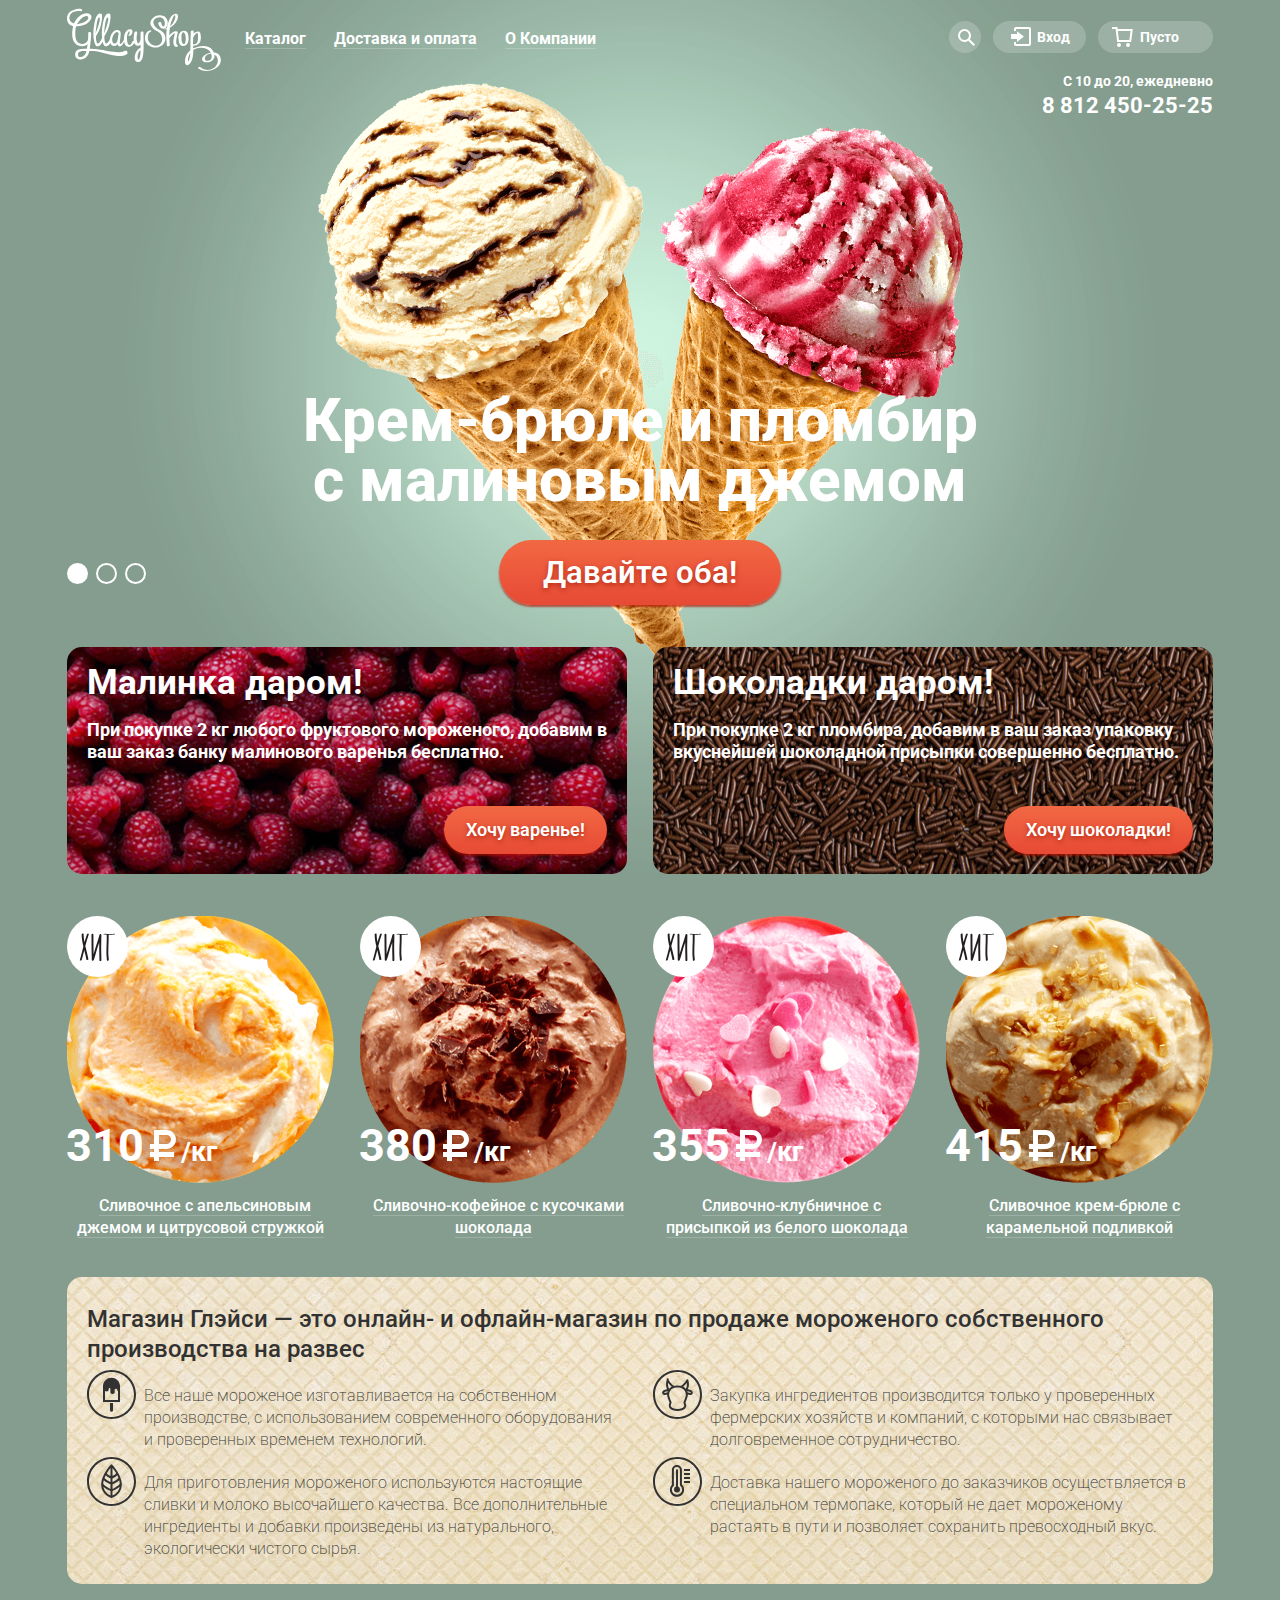
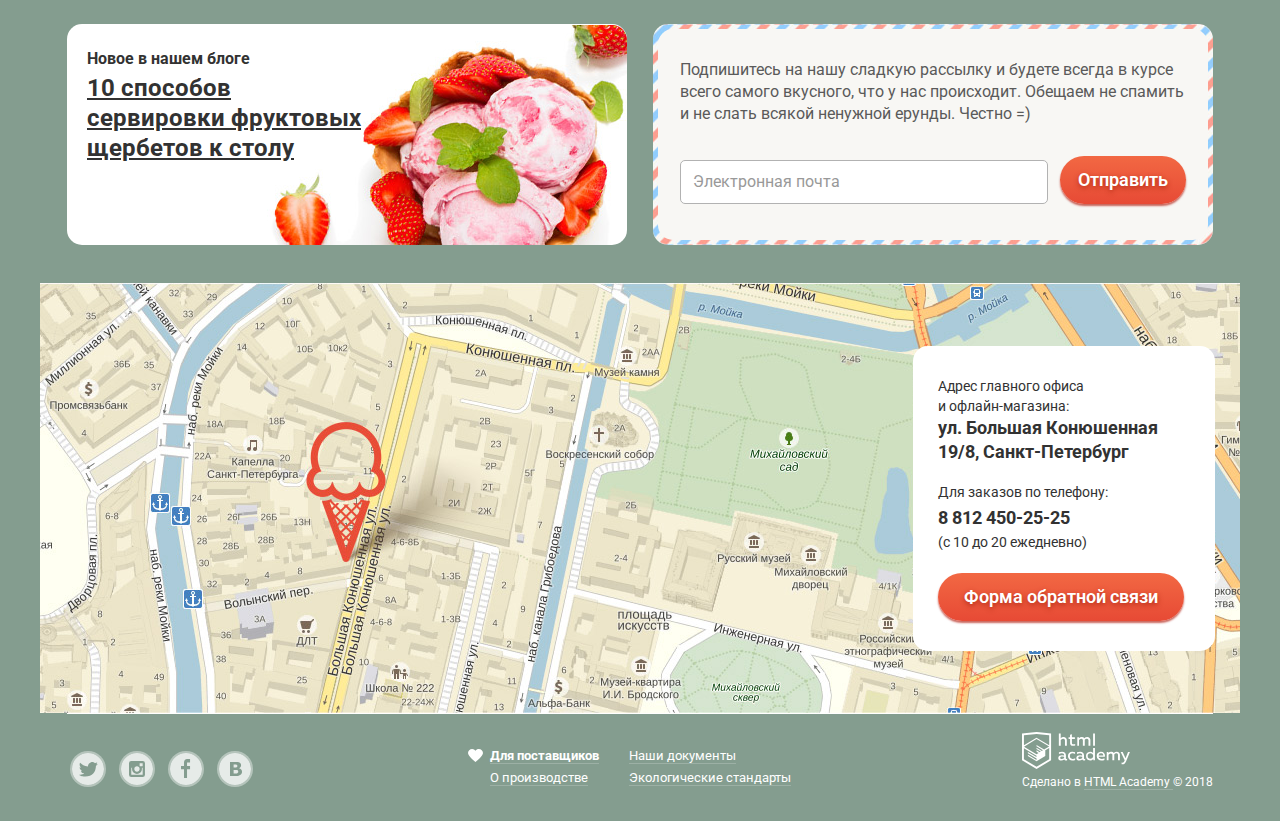
<file: index.html>
<!DOCTYPE html>
<html lang="ru">

<head>
  <meta charset="utf-8">
  <title>Магазин мороженого «Глейси»</title>
  <link href="https://fonts.googleapis.com/css?family=Roboto:400,500,700&amp;subset=cyrillic" rel="stylesheet">
  <link rel="stylesheet" href="css/normalize.min.css">
  <link rel="stylesheet" href="css/style.min.css">
</head>

<body>
  <input class="visually-hidden" type="radio" id="product-1" name="toggle" checked>
  <input class="visually-hidden" type="radio" id="product-2" name="toggle">
  <input class="visually-hidden" type="radio" id="product-3" name="toggle">
  <div class="site-wrapper">
  <header class="header">
    <div class="container">
      <div class="header__top">
        <div class="logo">
          <a class="logo__link">
            <img src="img/logo.svg" width="154" height="64" alt="Логотип магазина мороженого «Глейси»">
          </a>
        </div>
        <nav class="header__nav">
          <ul class="header__list">
            <li class="header__item">
              <a href="catalog.html" class="header__link">
                <span class="link--underline">Каталог</span>
              </a>
              <ul class="menu__list ">
                <li class="menu__item menu__item--underline">
                  <a href="#" class="menu__link menu__new">Новинки</a>
                </li>
                <li class="menu__item">
                  <a href="catalog.html" class="menu__link">Сливочное</a>
                </li>
                <li class="menu__item">
                  <a href="#" class="menu__link">Щербеты</a>
                </li>
                <li class="menu__item">
                  <a href="#" class="menu__link">Фруктовый лед</a>
                </li>
                <li class="menu__item">
                  <a href="#" class="menu__link">Мелорин</a>
                </li>
              </ul>
            </li>
            <li class="header-item">
              <a href="payment.html" class="header__link">
                <span class="link--underline">Доставка и оплата</span>
              </a>
            </li>
            <li class="header-item">
              <a href="info.html" class="header__link">
                <span class="link--underline">О Компании</span>
              </a>
            </li>
          </ul>
        </nav>
        <ul class="header__user-list">
          <li class="header__user-item header__search">
            <a href="#" class="header__user-link">
              <svg class="icon-loup" xmlns="http://www.w3.org/2000/svg" xmlns:xlink="http://www.w3.org/1999/xlink" width="17" height="17" viewBox="0 0 17 17">
                <path class="loup--black" fill="#fff" d="M16.958 15.527L11.75 10.32A6.455 6.455 0 0 0 13 6.5 6.5 6.5 0 1 0 6.5 13a6.465 6.465 0 0 0 3.839-1.263l5.205 5.204 1.414-1.414zM6.5 11C4.019 11 2 8.981 2 6.5S4.019 2 6.5 2 11 4.019 11 6.5 8.981 11 6.5 11z"/>
              </svg>
              <span class="visually-hidden">Поиск</span>
            </a>
            <div class="search__box">
              <form class="search__form" action="https://echo.htmlacademy.ru" method="get">
                <label for="search-field" class="visually-hidden">Поле поиска</label>
                <input class="search__input" type="search" name="search" id="search-field" placeholder="Что ищем?">
                <button class="visually-hidden" type="submit">Найти</button>
              </form>
            </div>
          </li>
          <li class="header__user-item">
            <a href="login.html" class="header__user-link">
              <svg class="icon-entrance" xmlns="http://www.w3.org/2000/svg" xmlns:xlink="http://www.w3.org/1999/xlink" width="21" height="19" viewBox="0 0 21 19">
                <g class="entrance--black" fill="#fff">
                  <path d="M6 14.875L12.917 9.5 6 4.125v2.917H-.042v4.917H6z"/>
                  <path d="M18 0H5C3.9 0 3 .9 3 2v2h2V2h13v15H5v-2H3v2c0 1.1.9 2 2 2h13c1.1 0 2-.9 2-2V2c0-1.1-.9-2-2-2z"/>
                </g>
              </svg>Вход
            </a>
            <div class="signin">
              <form class="signin__form" action="https://echo.htmlacademy.ru" method="post">
                <p class="signin__block">
                  <label for="email-field" class="visually-hidden">Электронная почта (обязательно)</label>
                  <input class="signin__input" type="email" name="email" id="email-field" placeholder="Электронная почта" required>
                </p>
                <p class="signin__block">
                  <label for="password-field" class="visually-hidden">Пароль (обязательно)</label>
                  <input class="signin__input" type="password" name="password" id="password-field" placeholder="Пароль" autocomplete="off" required>
                </p>
                <div class="signin__bottom">
                  <button class="signin__btn btn" type="submit">Войти</button>
                  <ul class="signin__list">
                    <li class="signin__item">
                      <a href="" class="signin__link">Забыли пароль?</a>
                    </li>
                    <li class="signin__item">
                      <a href="" class="signin__link">Новая регистрация</a>
                    </li>
                  </ul>
                </div>
              </form>
            </div>
          </li>
          <li class="header__user-item">
            <a href="#" class="header__user-link cart--empty">
              <svg class="icon-cart" xmlns="http://www.w3.org/2000/svg" width="21" height="20" viewBox="0 0 21 20">
                <g class="cart--black" fill="#FFF">
                  <path d="M5.657 2.031L5.422 0H0v2h3.64l1.5 13h13.988l1.699-12.969H5.657zM17.372 13H6.922L5.888 4.031h12.66L17.372 13z"/>
                  <circle cx="6.984" cy="18" r="2"/>
                  <circle cx="15.984" cy="18" r="2"/>
                </g>
              </svg>Пусто
            </a>
          </li>
        </ul>
      </div>
      <div class="header__bottom">
        <div class="header__phone">
          <p class="header__text">С 10 до 20, ежедневно</p>
          <p class="text--big">8 812 450-25-25</p>
        </div>
      </div>
    </div>
  </header>

  <main class="content">
    <div class="container container__index">
      <h1 class="visually-hidden">Магазин мороженого «Глейси»</h1>

      <section class="slider">
        <div class="slider__controls">
          <label for="product-1">Первый</label>
          <label for="product-2">Второй</label>
          <label for="product-3">Третий</label>
        </div>
        <ul class="slider-list">
          <li class="slider-item slide" id="slide1">
            <h2 class="slider-title">Крем-брюле и пломбир с малиновым джемом</h2>
            <a class="btn slider-btn" href="#">Давайте оба!</a>
          </li>
          <li class="slider-item slide" id="slide2">
            <h2 class="slider-title">Шоколадный пломбир и лимонный сорбет</h2>
            <a class="btn slider-btn" href="#">Давайте оба!</a>
          </li>
          <li class="slider-item slide" id="slide3">
            <h2 class="slider-title">Пломбир с помадкой и клубничный щербет</h2>
            <a class="btn slider-btn" href="#">Давайте оба!</a>
          </li>
        </ul>
      </section>
      <section class="offers">
        <h2 class="visually-hidden">Бонусы</h2>
        <ul class="offers__list">
          <li class="offers__item">
            <h3 class="offers__title">Малинка даром!</h3>
            <p class="offers__text">При покупке 2 кг любого фруктового мороженого, добавим в ваш заказ банку малинового варенья бесплатно.</p>
            <a href="#" class="offers__btn btn">Хочу варенье!</a>
          </li>
          <li class="offers__item">
            <h3 class="offers__title">Шоколадки даром!</h3>
            <p class="offers__text">При покупке 2 кг пломбира, добавим в ваш заказ упаковку вкуснейшей шоколадной присыпки совершенно бесплатно.</p>
            <a href="#" class="offers__btn btn">Хочу шоколадки!</a>
          </li>
        </ul>
      </section>

      <section class="catalog catalog__popular">
        <h2 class="visually-hidden">Популярные товары</h2>
        <ul class="catalog__list">
          <li class="catalog__item catalog__hit">
            <div class="catalog__image">
              <img src="img/1.png" width="267" height="267" alt="Фото мороженого">
            </div>
            <span class="catalog__price"><span class="price--big">310</span>/кг</span>
            <span class="catalog__description">Сливочное с апельсиновым джемом и цитрусовой стружкой</span>
            <div class="catalog__overlay">
              <a href="#" class="catalog__btn btn signin__btn">Быстрый просмотр</a>
            </div>
          </li>
          <li class="catalog__item catalog__hit">
            <div class="catalog__image">
              <img src="img/2.png" width="267" height="267" alt="Фото мороженого">
            </div>
            <span class="catalog__price"><span class="price--big">380</span>/кг</span>
            <span class="catalog__description">Сливочно-кофейное с кусочками шоколада</span>
            <div class="catalog__overlay">
              <a href="#" class="catalog__btn btn signin__btn">Быстрый просмотр</a>
            </div>
          </li>
          <li class="catalog__item catalog__hit">
            <div class="catalog__image">
              <img src="img/3.png" width="267" height="267" alt="Фото мороженого">
            </div>
            <span class="catalog__price"><span class="price--big">355</span>/кг</span>
            <span class="catalog__description">Сливочно-клубничное с присыпкой из белого шоколада</span>
            <div class="catalog__overlay">
              <a href="#" class="catalog__btn btn signin__btn">Быстрый просмотр</a>
            </div>
          </li>
          <li class="catalog__item catalog__hit">
            <div class="catalog__image">
              <img src="img/4.png" width="267" height="267" alt="Фото мороженого">
            </div>
            <span class="catalog__price"><span class="price--big">415</span>/кг</span>
            <span class="catalog__description">Сливочное крем-брюле с карамельной подливкой</span>
            <div class="catalog__overlay">
              <a href="#" class="catalog__btn btn signin__btn">Быстрый просмотр</a>
            </div>
          </li>
        </ul>
      </section>

      <section class="features">
        <h2 class="visually-hidden">Наши преимущества</h2>
        <b class="features__description">Магазин Глэйси — это онлайн- и офлайн-магазин по продаже мороженого собственного производства на развес</b>
        <ul class="features__list">
          <li class="features__item">
            <p class="features__text best1">Все наше мороженое изготавливается на собственном производстве, с использованием современного оборудования и проверенных временем технологий.</p>
          </li>
          <li class="features__item">
            <p class="features__text best2">Закупка ингредиентов производится только у проверенных фермерских хозяйств и компаний, с которыми нас связывает долговременное сотрудничество.</p>
          </li>
          <li class="features__item">
            <p class="features__text best3">Для приготовления мороженого используются настоящие сливки и молоко высочайшего качества. Все дополнительные ингредиенты и добавки произведены из натурального, экологически чистого сырья.</p>
          </li>
          <li class="features__item">
            <p class="features__text best4">Доставка нашего мороженого до заказчиков осуществляется в специальном термопаке, который не дает мороженому растаять в пути и позволяет сохранить превосходный вкус.</p>
          </li>
        </ul>
      </section>

      <section class="newsletter">
        <h2 class="visually-hidden">Новости блога и ваши предложения</h2>
        <ul class="newsletter__list">
          <li class="newsletter__item offers__item">
            <h3 class="newsletter__title">Новое в нашем блоге</h3>
            <a href="#" class="newsletter__link">10 способов сервировки фруктовых щербетов к столу</a>
          </li>
          <li class="newsletter__item offers__item">
            <div class="newsletter__bg">
              <p class="newsletter__text">Подпишитесь на нашу сладкую рассылку и будете всегда в курсе всего самого вкусного, что у нас происходит. Обещаем не спамить и не слать всякой ненужной ерунды. Честно =)</p>
              <form class="newsletter__form" action="https://echo.htmlacademy.ru" method="post">
                <h3 class="visually-hidden">Электронная почта</h3>
                <input class="newsletter__input" type="email" name="e-mail" id="e-mail-field" placeholder="Электронная почта" required>
                <button class="newsletter__btn btn" type="submit">Отправить</button>
              </form>
            </div>
          </li>
        </ul>
      </section>
    </div>

    <section class="map">
      <h2 class="visually-hidden">Расположение на карте и адрес</h2>
      <div class="map__inner" id="map__canvas"></div>
      <div class="map__wrapper">
        <div class="map__adress-block">
          <p class="map__text">Адрес главного офиса и офлайн-магазина:</p>
          <span class="map__text--bold map__adress">ул. Большая Конюшенная 19/8, Санкт-Петербург</span>
          <p class="map__text map__call">Для заказов по телефону:</p>
          <p class="map__text--bold map__phone">8 812 450-25-25 </p>
          <p class="map__text map__time">(с 10 до 20 ежедневно)</p>
          <a href="#" class="offers__btn btn map__btn">Форма обратной связи</a>
        </div>
      </div>
    </section>

    <section class="feedback">
      <h2 class="feedback__title">Мы обязательно вам ответим!</h2>
      <form class="feedback__form" action="https://echo.htmlacademy.ru" method="post">
        <label class="visually-hidden" for="user-name">Как вас зовут?</label>
        <input class="feedback__field input__name" type="text" name="user" id="user-name" placeholder="Как вас зовут?">
        <label class="visually-hidden" for="email">Ваша почта для ответа?</label>
        <input class="feedback__field input__email" type="email" name="email" id="email" placeholder="Ваша почта для ответа?">
        <label class="visually-hidden" for="letter-field">Напишите что-нибудь</label>
        <textarea class="feedback__text" name="text" id="letter-field" placeholder="Напишите что-нибудь..."></textarea>
        <button class="feedback__btn offers__btn btn" type="submit" name="subscribe">Отправить</button>
      </form>
      <button class="feedback--close" type="button"></button>
    </section>
    <div class="feedback__overlay"></div>
  </main>

  <footer class="footer">
    <div class="container">
      <ul class="footer__social-list">
        <li class="footer__social-item footer__tw">
          <a href="#" class="social-btn">
            <span class="visually-hidden">Твиттер</span>
          </a>
        </li>
        <li class="footer__social-item footer__inst">
          <a href="#" class="social-btn">
            <span class="visually-hidden">Инстаграм</span>
          </a>
        </li>
        <li class="footer__social-item footer__fb">
          <a href="#" class="social-btn">
            <span class="visually-hidden">Фейсбук</span>
          </a>
        </li>
        <li class="footer__social-item footer__vk">
          <a href="#" class="social-btn">
            <span class="visually-hidden">Вконтакте</span>
          </a>
        </li>
      </ul>
      <div class="menu-list__wrapper">
        <ul class="footer__menu-list footer__heart menu-list--left">
          <li class="footer__menu-item">
            <a href="#" class="footer__link">
              <span class="footer__text--bold">Для поставщиков</span>
            </a>
          </li>
          <li class="footer__menu-item">
            <a href="#" class="footer__link">О производстве</a>
          </li>
        </ul>
        <ul class="footer__menu-list menu-list--right">
          <li class="footer__menu-item">
            <a href="#" class="footer__link">Наши документы</a>
          </li>
          <li class="footer__menu-item">
            <a href="#" class="footer__link">Экологические стандарты</a>
          </li>
        </ul>
      </div>
      <div class="footer__copyright">
        <a class="logo__link" href="https://htmlacademy.ru/intensive/htmlcss">
          <img src="img/logo-htmlacademy.svg" width="108" height="39" alt="Логотип htmlacademy" class="footer__logo">
        </a>
        <p class="footer__text">Сделано в <a href="https://htmlacademy.ru/intensive/htmlcss" class="footer__link">HTML Academy </a>© 2018</p>
      </div>
    </div>
  </footer>
  </div>

  <script src="https://api-maps.yandex.ru/2.1/?lang=ru_RU" type="text/javascript"></script>
  <script src="js/scripts.min.js"></script>
</body>

</html>
</file>
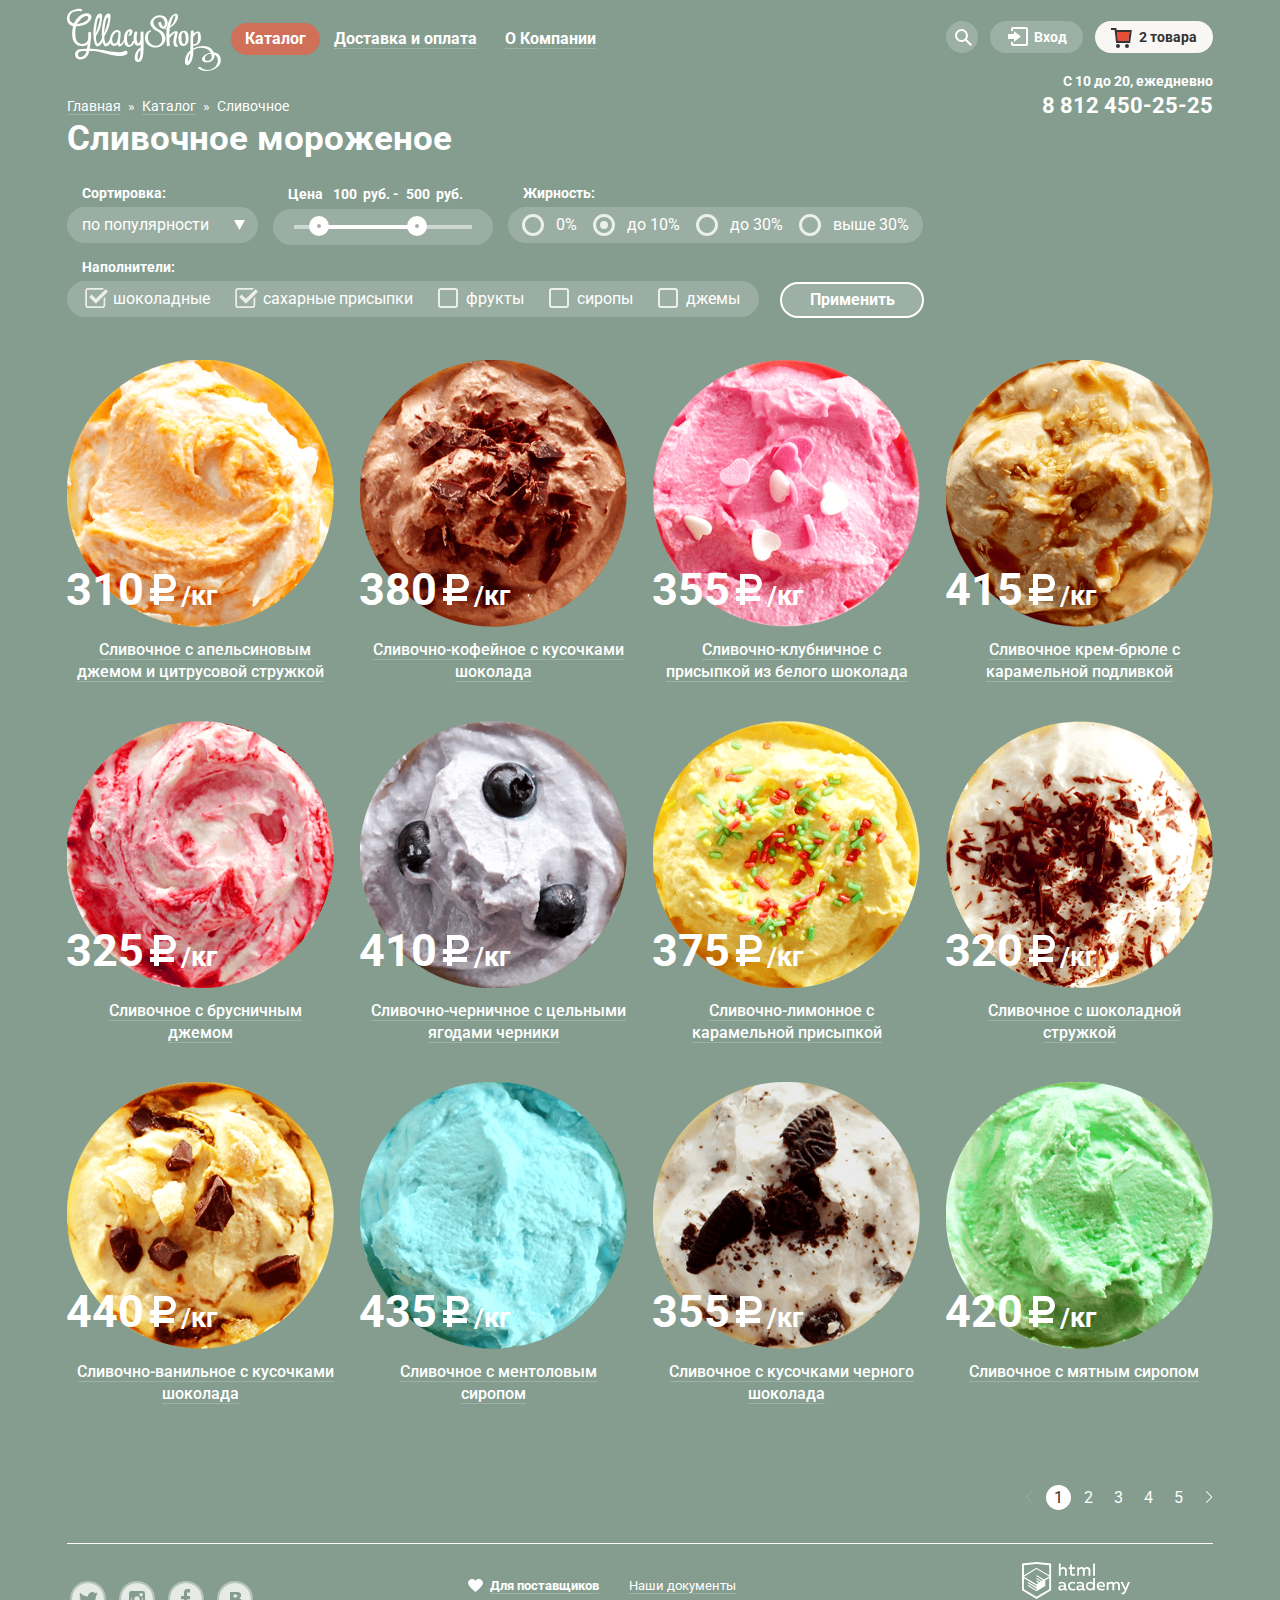
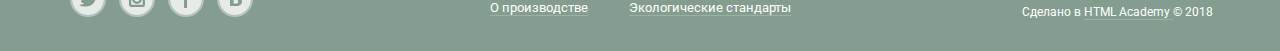
<file: catalog.html>
<!DOCTYPE html>
<html lang="ru">
  <head>
    <meta charset="utf-8">
    <title>Магазин мороженого «Глейси»</title>
    <link href="https://fonts.googleapis.com/css?family=Roboto:400,500,700&amp;subset=cyrillic" rel="stylesheet">
    <link rel="stylesheet" href="css/normalize.min.css">
    <link rel="stylesheet" href="css/style.min.css">
  </head>
  <body>

  <header class="header">
    <div class="container">
      <div class="header__top">
        <div class="logo">
          <a href="index.html" class="logo__link">
            <img src="img/logo.svg" width="154" height="64" alt="Логотип магазина мороженого «Глейси»">
          </a>
        </div>
        <nav class="header__nav">
          <ul class="header__list">
            <li class="header__item">
              <a href="catalog.html" class="header__link header__link--current">Каталог</a>
              <ul class="menu__list ">
                <li class="menu__item menu__item--underline">
                  <a href="#" class="menu__link menu__new">Новинки</a>
                </li>
                <li class="menu__item">
                  <a href="catalog.html" class="menu__link menu__link--curent">Сливочное</a>
                </li>
                <li class="menu__item">
                  <a href="#" class="menu__link">Щербеты</a>
                </li>
                <li class="menu__item">
                  <a href="#" class="menu__link">Фруктовый лед</a>
                </li>
                <li class="menu__item">
                  <a href="#" class="menu__link">Мелорин</a>
                </li>
              </ul>
            </li>
            <li class="header-item">
              <a href="payment.html" class="header__link"><span class="link--underline">Доставка и оплата</span></a>
            </li>
            <li class="header-item">
              <a href="info.html" class="header__link"><span class="link--underline">О Компании</span></a>
            </li>
          </ul>
        </nav>
        <ul class="header__user-list">
          <li class="header__user-item header__search">
            <a href="#" class="header__user-link">
              <svg class="icon-loup" xmlns="http://www.w3.org/2000/svg" xmlns:xlink="http://www.w3.org/1999/xlink" width="17" height="17" viewBox="0 0 17 17">
                <path class="loup--black" fill="#fff" d="M16.958 15.527L11.75 10.32A6.455 6.455 0 0 0 13 6.5 6.5 6.5 0 1 0 6.5 13a6.465 6.465 0 0 0 3.839-1.263l5.205 5.204 1.414-1.414zM6.5 11C4.019 11 2 8.981 2 6.5S4.019 2 6.5 2 11 4.019 11 6.5 8.981 11 6.5 11z"/>
              </svg>
              <span class="visually-hidden">Поиск</span>
            </a>
            <div class="search__box">
              <form class="search__form" action="https://echo.htmlacademy.ru" method="get">
                <label class="visually-hidden" for="search-field">Поле поиска</label>
                <input class="search__input" type="search" name="search" id="search-field" placeholder="Что ищем?">
                <button class="visually-hidden" type="submit">Найти</button>
              </form>
            </div>
          </li>
          <li class="header__user-item header__entrance">
            <a href="login.html" class="header__user-link header__entrance--hover">
              <svg class="icon-entrance" xmlns="http://www.w3.org/2000/svg" xmlns:xlink="http://www.w3.org/1999/xlink" width="21" height="19" viewBox="0 0 21 19">
                <g class="entrance--black" fill="#fff">
                  <path d="M6 14.875L12.917 9.5 6 4.125v2.917H-.042v4.917H6z "/>
                  <path d="M18 0H5C3.9 0 3 .9 3 2v2h2V2h13v15H5v-2H3v2c0 1.1.9 2 2 2h13c1.1 0 2-.9 2-2V2c0-1.1-.9-2-2-2z"/>
                </g>
              </svg>Вход
            </a>
            <div class="signin">
              <form class="signin__form" action="https://echo.htmlacademy.ru" method="post" autocomplete="off">
                <p class="signin__block">
                  <label class="visually-hidden" for="email-field">Электронная почта (обязательно)</label>
                  <input class="signin__input" type="email" name="email" id="email-field" placeholder="Электронная почта" required>
                </p>
                <p class="signin__block">
                  <label class="visually-hidden" for="password-field">Пароль (обязательно)</label>
                  <input class="signin__input" type="password" name="password" id="password-field" placeholder="Пароль" required>
                </p>
                <div class="signin__bottom">
                  <button class="signin__btn btn" type="submit">Войти</button>
                  <ul class="signin__list">
                    <li class="signin__item">
                      <a href="" class="signin__link">Забыли пароль?</a>
                    </li>
                    <li class="signin__item">
                      <a href="" class="signin__link">Новая регистрация</a>
                    </li>
                  </ul>
                </div>
              </form>
            </div>
          </li>
          <li class="header__user-item header__cart--red">
            <a href="#" class="header__user-link cart--full">2 товара</a>
            <div class="cart">
              <table class="cart__content">
                <tr class="row">
                  <td class="cell cell__btn"><button class="del__btn" type="button"><svg xmlns="http://www.w3.org/2000/svg" width="11" height="11" viewBox="0 0 11 11"><path fill="#231F20" d="M10.979.728l-.708-.707L5.5 4.792.729.021.021.728 4.793 5.5.021 10.271l.707.708L5.5 6.207l4.771 4.772.708-.708L6.207 5.5z"/></svg></button></td>
                  <td class="cell cell__img"><img src="img/ice-cream1-small.png" width="33" height="33" alt="Фото товара"></td>
                  <td class="cell cell__item">Пломбир с апельсиновым джемом</td>
                  <td class="cell cell__weight">1,5 кг х</td>
                  <td class=" cell cell--grey">200 руб.</td>
                  <td class="cell cell__total">300 руб.</td>
                </tr>
                <tr class="row">
                  <td class="cell cell__btn"><button class="del__btn" type="button"><svg xmlns="http://www.w3.org/2000/svg" width="11" height="11" viewBox="0 0 11 11"><path fill="#231F20" d="M10.979.728l-.708-.707L5.5 4.792.729.021.021.728 4.793 5.5.021 10.271l.707.708L5.5 6.207l4.771 4.772.708-.708L6.207 5.5z"/></svg></button></td>
                  <td class="cell cell__img"><img src="img/ice-cream2-small.png" width="33" height="33" alt="Фото товара"></td>
                  <td class="cell cell__item">Клубничный пломбир с присыпкой  из белого шоколада</td>
                  <td class="cell cell__weight">1,5 кг х</td>
                  <td class=" cell cell--grey">300 руб.</td>
                  <td class="cell cell__total">450 руб.</td>
                </tr>
                <tr class="row">
                  <td class="cell cell__check" colspan="6">Итого: 750 руб.</td>
                </tr>
              </table>
              <a href="#" class="cart__btn btn">Оформить заказ</a>
            </div>
          </li>
        </ul>
      </div>
      <div class="header__bottom">
        <ul class="breadcrumbs">
          <li class="breadcrumbs__item">
            <a class="breadcrumbs__link" href="index.html">
              <span class="link--underline">Главная</span>
            </a>
          </li>
          <li class="breadcrumbs__item">
            <a class="breadcrumbs__link crumb">»</a></li>
          <li class="breadcrumbs__item">
            <a class="breadcrumbs__link" href="catalog.html">
              <span class="link--underline">Каталог</span>
            </a>
          </li>
          <li class="breadcrumbs__item">
            <a class="breadcrumbs__link crumb">»</a>
          </li>
          <li class="breadcrumbs__item breadcrumbs__item--current" aria-current="page">
            <span class="visually-hidden">Текущий пункт меню</span>Сливочное
          </li>
        </ul>
        <div class="header__phone">
          <p class="header__text">С 10 до 20, ежедневно</p>
          <p class="text--big">8 812 450-25-25</p>
        </div>
      </div>
    </div>
  </header>

  <main class="content">
    <div class="container">
      <h1 class="filter__title">Сливочное мороженое</h1>

      <section class="filters">
        <h2 class="visually-hidden">Фильтры выбора</h2>
        <form class="filters__form" action="https://echo.htmlacademy.ru" method="get" oninput="priceoutput.value=pricechoice.value">
          <div class="filters__block">
            <fieldset class="filters__group">
              <h3 class="filters__title">Сортировка:</h3>
              <select class="filters__sorting" name="sorting">
                <option selected>по популярности</option>
                <option>сначала недорогие</option>
                <option>сначала дорогие</option>
                <option>по жирности</option>
              </select>
              <svg class="icon-down" xmlns="http://www.w3.org/2000/svg" width="11" height="10" viewBox="0 0 11 10">
                <path class="row--black" fill="#ffffff" d="M5.5 10L0 0h11"></path>
              </svg>
            </fieldset>
            <fieldset class="filters__group">
              <div class="price-controls">
                <label class="min-price">Цена <input class="min__input" name="min-price" type="text" value="100">руб. - </label>
                <label class="max-price"><input class="max__input" name="max-price" type="text" value="500">руб.</label>
              </div>
              <div class="range">
                <div class="range-controls">
                  <div class="scale">
                    <div class="bar"></div>
                  </div>
                  <div class="toggle toggle-min"></div>
                  <div class="toggle toggle-max"></div>
                </div>
              </div>
            </fieldset>
            <fieldset class="filters__group">
              <h3 class="filters__title">Жирность:</h3>
              <ul class="filters__list">
                <li class="filters__item filters__radio">
                  <input class="filters__input filters__radio visually-hidden" type="radio" name="fatness" id="fatness-1" value="0">
                  <label for="fatness-1" class="radio__label">0%</label>
                </li>
                <li class="filters__item filters__radio">
                  <input class="filters__input filters__radio visually-hidden" type="radio" name="fatness" id="fatness-2" value="less 10" checked>
                  <label for="fatness-2" class="radio__label">до 10%</label>
                </li>
                <li class="filters__item filters__radio">
                  <input class="filters__input filters__radio visually-hidden" type="radio" name="fatness" id="fatness-3" value="less 30">
                  <label for="fatness-3" class="radio__label">до 30%</label>
                </li>
                <li class="filters__item filters__radio">
                  <input class="filters__input filters__radio visually-hidden" type="radio" name="fatness" id="fatness-4" value="over 30">
                  <label for="fatness-4" class="radio__label">выше 30%</label>
                </li>
              </ul>
            </fieldset>
          </div>
          <div class="filters__block">
            <fieldset class="filters__group">
              <h3 class="filters__title">Наполнители:</h3>
              <ul class="filters__list">
                <li class="filters__item">
                  <input class="filters__input filters__checkbox visually-hidden" type="checkbox" name="chocolate" id="filler-1" checked>
                  <label class="checkbox__label" for="filler-1">шоколадные</label>
                </li>
                <li class="filters__item">
                  <input class="filters__input filters__checkbox visually-hidden" type="checkbox" name="sugar" id="filler-2" checked>
                  <label class="checkbox__label" for="filler-2">сахарные присыпки</label>
                </li>
                <li class="filters__item">
                  <input class="filters__input filters__checkbox visually-hidden" type="checkbox" name="fruits" id="filler-3">
                  <label class="checkbox__label" for="filler-3">фрукты</label>
                </li>
                <li class="filters__item">
                  <input class="filters__input filters__checkbox visually-hidden" type="checkbox" name="syrup" id="filler-4">
                  <label class="checkbox__label" for="filler-4">сиропы</label>
                </li>
                <li class="filters__item">
                  <input class="filters__input filters__checkbox visually-hidden" type="checkbox" name="jam" id="filler-5">
                  <label class="checkbox__label" for="filler-5">джемы</label>
                </li>
              </ul>
            </fieldset>
            <button class="filters__btn" type="submit">Применить</button>
          </div>
        </form>
      </section>

      <section class="catalog">
        <h2 class="visually-hidden">Каталог товаров</h2>
        <ul class="catalog__list">
          <li class="catalog__item">
            <div class="catalog__image">
              <img src="img/1.png" width="267" height="267" alt="Фото мороженого">
            </div>
            <span class="catalog__price"><span class="price--big">310</span>/кг</span>
            <span class="catalog__description">Сливочное с апельсиновым джемом и цитрусовой стружкой</span>
            <div class="catalog__overlay">
              <a href="#" class="catalog__btn btn signin__btn">Быстрый просмотр</a>
            </div>
          </li>
          <li class="catalog__item">
            <div class="catalog__image">
              <img src="img/2.png" width="267" height="267" alt="Фото мороженого">
            </div>
            <span class="catalog__price"><span class="price--big">380</span>/кг</span>
            <span class="catalog__description">Сливочно-кофейное с кусочками шоколада</span>
            <div class="catalog__overlay">
              <a href="#" class="catalog__btn btn signin__btn">Быстрый просмотр</a>
            </div>
          </li>
          <li class="catalog__item">
            <div class="catalog__image">
              <img src="img/3.png" width="267" height="267" alt="Фото мороженого">
            </div>
            <span class="catalog__price"><span class="price--big">355</span>/кг</span>
            <span class="catalog__description">Сливочно-клубничное с присыпкой из белого шоколада</span>
            <div class="catalog__overlay">
              <a href="#" class="catalog__btn btn signin__btn">Быстрый просмотр</a>
            </div>
          </li>
          <li class="catalog__item">
            <div class="catalog__image">
              <img src="img/4.png" width="267" height="267" alt="Фото мороженого">
            </div>
            <span class="catalog__price"><span class="price--big">415</span>/кг</span>
            <span class="catalog__description">Сливочное крем-брюле с карамельной подливкой</span>
            <div class="catalog__overlay">
              <a href="#" class="catalog__btn btn signin__btn">Быстрый просмотр</a>
            </div>
          </li>
          <li class="catalog__item">
            <div class="catalog__image">
              <img src="img/5.png" width="267" height="267" alt="Фото мороженого">
            </div>
            <span class="catalog__price"><span class="price--big">325</span>/кг</span>
            <span class="catalog__description">Сливочное с брусничным джемом</span>
            <div class="catalog__overlay">
              <a href="#" class="catalog__btn btn signin__btn">Быстрый просмотр</a>
            </div>
          </li>
          <li class="catalog__item">
            <div class="catalog__image">
              <img src="img/6.png" width="267" height="267" alt="Фото мороженого">
            </div>
            <span class="catalog__price"><span class="price--big">410</span>/кг</span>
            <span class="catalog__description">Сливочно-черничное с цельными ягодами черники</span>
            <div class="catalog__overlay">
              <a href="#" class="catalog__btn btn signin__btn">Быстрый просмотр</a>
            </div>
          </li>
          <li class="catalog__item">
            <div class="catalog__image">
              <img src="img/7.png" width="267" height="267" alt="Фото мороженого">
            </div>
            <span class="catalog__price"><span class="price--big">375</span>/кг</span>
            <span class="catalog__description">Сливочно-лимонное с карамельной присыпкой</span>
            <div class="catalog__overlay">
              <a href="#" class="catalog__btn btn signin__btn">Быстрый просмотр</a>
            </div>
          </li>
          <li class="catalog__item">
            <div class="catalog__image">
              <img src="img/8.png" width="267" height="267" alt="Фото мороженого">
            </div>
            <span class="catalog__price"><span class="price--big">320</span>/кг</span>
            <span class="catalog__description">Сливочное с шоколадной стружкой</span>
            <div class="catalog__overlay">
              <a href="#" class="catalog__btn btn signin__btn">Быстрый просмотр</a>
            </div>
          </li>
          <li class="catalog__item">
            <div class="catalog__image">
              <img src="img/9.png" width="267" height="267" alt="Фото мороженого">
            </div>
            <span class="catalog__price"><span class="price--big">440</span>/кг</span>
            <span class="catalog__description">Сливочно-ванильное с кусочками шоколада</span>
            <div class="catalog__overlay">
              <a href="#" class="catalog__btn btn signin__btn">Быстрый просмотр</a>
            </div>
          </li>
          <li class="catalog__item">
            <div class="catalog__image">
              <img src="img/10.png" width="267" height="267" alt="Фото мороженого">
            </div>
            <span class="catalog__price"><span class="price--big">435</span>/кг</span>
            <span class="catalog__description">Сливочноe с ментоловым сиропом</span>
            <div class="catalog__overlay">
              <a href="#" class="catalog__btn btn signin__btn">Быстрый просмотр</a>
            </div>
          </li>
          <li class="catalog__item">
            <div class="catalog__image">
              <img src="img/11.png" width="267" height="267" alt="Фото мороженого">
            </div>
            <span class="catalog__price"><span class="price--big">355</span>/кг</span>
            <span class="catalog__description">Сливочное с кусочками черного шоколада</span>
            <div class="catalog__overlay">
              <a href="#" class="catalog__btn btn signin__btn">Быстрый просмотр</a>
            </div>
          </li>
          <li class="catalog__item">
            <div class="catalog__image">
              <img src="img/12.png" width="267" height="267" alt="Фото мороженого">
            </div>
            <span class="catalog__price"><span class="price--big">420</span>/кг</span>
            <span class="catalog__description">Сливочное с мятным сиропом</span>
            <div class="catalog__overlay">
              <a href="#" class="catalog__btn btn signin__btn">Быстрый просмотр</a>
            </div>
          </li>
        </ul>
      </section>
      <ul class="paginator">
        <li class="paginator-item paginator-item--inactive">
          <a class="paginator__link" href="#">
            <span class="visually-hidden">Назад</span>
            <svg class="previous" xmlns="http://www.w3.org/2000/svg" width="8" height="12" viewBox="0 0 8 12">
              <path fill="#C1C6CE" d="M7.237 5.642L1.729.133a.506.506 0 1 0-.716.716L6.163 6l-5.151 5.15a.507.507 0 0 0 .716.717l5.509-5.509a.504.504 0 0 0 0-.716z"></path>
            </svg>
          </a>
        </li>
        <li class="paginator-item">
          <a class="paginator__link paginator__link--current" href="#">1</a>
        </li>
        <li class="paginator-item">
          <a href="#" class="paginator__link">2</a>
        </li>
        <li class="paginator-item">
          <a href="#" class="paginator__link">3</a>
        </li>
        <li class="paginator-item">
          <a href="#" class="paginator__link">4</a>
        </li>
        <li class="paginator-item">
          <a href="#" class="paginator__link">5</a>
        </li>
        <li class="paginator-item">
          <a href="#" class="paginator__link last__page">
            <span class="visually-hidden">Вперед</span>
            <svg class="last-page" xmlns="http://www.w3.org/2000/svg" width="8" height="12" viewBox="0 0 8 12">
              <path class="symbol--black" fill="#fff" d="M7.237 5.642L1.729.133a.506.506 0 1 0-.716.716L6.163 6l-5.151 5.15a.507.507 0 0 0 .716.717l5.509-5.509a.504.504 0 0 0 0-.716z"></path>
            </svg>
          </a>
        </li>
      </ul>
    </div>
  </main>

  <footer class="footer">
    <div class="container">
      <ul class="footer__social-list">
        <li class="footer__social-item footer__tw">
          <a href="#" class="social-btn">
            <span class="visually-hidden">Твиттер</span>
          </a>
        </li>
        <li class="footer__social-item footer__inst">
          <a href="#" class="social-btn">
            <span class="visually-hidden">Инстаграм</span>
          </a>
        </li>
        <li class="footer__social-item footer__fb">
          <a href="#" class="social-btn">
            <span class="visually-hidden">Фейсбук</span>
          </a>
        </li>
        <li class="footer__social-item footer__vk">
          <a href="#" class="social-btn">
            <span class="visually-hidden">Вконтакте</span>
          </a>
        </li>
      </ul>
      <div class="menu-list__wrapper">
        <ul class="footer__menu-list footer__heart menu-list--left">
          <li class="footer__menu-item">
            <a href="#" class="footer__link">
              <span class="footer__text--bold">Для поставщиков</span>
            </a>
          </li>
          <li class="footer__menu-item">
            <a href="#" class="footer__link">О производстве</a>
          </li>
        </ul>
        <ul class="footer__menu-list menu-list--right">
          <li class="footer__menu-item">
            <a href="#" class="footer__link">Наши документы</a>
          </li>
          <li class="footer__menu-item">
            <a href="#" class="footer__link">Экологические стандарты</a>
          </li>
        </ul>
      </div>
      <div class="footer__copyright">
        <a class="logo__link" href="https://htmlacademy.ru/intensive/htmlcss">
          <img src="img/logo-htmlacademy.svg" width="108" height="39" alt="Логотип htmlacademy" class="footer__logo">
        </a>
        <p class="footer__text">Сделано в <a href="https://htmlacademy.ru/intensive/htmlcss" class="footer__link">HTML Academy </a>© 2018</p>
      </div>
    </div>
  </footer>

  </body>
</html>
</file>
<file: css/style.min.css>
@-webkit-keyframes bounce{0%{-webkit-transform:translateY(-2000px);transform:translateY(-2000px)}70%{-webkit-transform:translateY(30px);transform:translateY(30px)}90%{-webkit-transform:translateY(-10px);transform:translateY(-10px)}to{-webkit-transform:translateY(0);transform:translateY(0)}}@keyframes bounce{0%{-webkit-transform:translateY(-2000px);transform:translateY(-2000px)}70%{-webkit-transform:translateY(30px);transform:translateY(30px)}90%{-webkit-transform:translateY(-10px);transform:translateY(-10px)}to{-webkit-transform:translateY(0);transform:translateY(0)}}@-webkit-keyframes shake{0%,to{-webkit-transform:translateX(0);transform:translateX(0)}10%,30%,50%,70%,90%{-webkit-transform:translateX(-10px);transform:translateX(-10px)}20%,40%,60%,80%{-webkit-transform:translateX(10px);transform:translateX(10px)}}@keyframes shake{0%,to{-webkit-transform:translateX(0);transform:translateX(0)}10%,30%,50%,70%,90%{-webkit-transform:translateX(-10px);transform:translateX(-10px)}20%,40%,60%,80%{-webkit-transform:translateX(10px);transform:translateX(10px)}}.site-wrapper,body{background-color:#849d8f}body{margin:0;padding:0;font-size:16px;line-height:18px;font-family:"Roboto","Arial",sans-serif;font-weight:700;color:#fff}a{text-decoration:none}img{max-width:100%;height:auto}.site-wrapper{min-width:1200px;background-image:url(../img/slider1.png);background-repeat:no-repeat;background-position:center 0;-webkit-transition:background-image .5s ease,background-color .5s ease;-o-transition:background-image .5s ease,background-color .5s ease;transition:background-image .5s ease,background-color .5s ease}.visually-hidden,input[type=checkbox].visually-hidden,input[type=radio].visually-hidden{position:absolute;width:1px;height:1px;margin:-1px;padding:0;white-space:nowrap;border:0;-webkit-clip-path:inset(100%);clip-path:inset(100%);clip:rect(0 0 0 0);overflow:hidden}.header__list{padding:0;list-style:none}.menu__list{margin:0}.header__user-list,.menu__list{padding:0;list-style:none}.catalog__list,.features__list,.footer__menu-list,.footer__social-list,.offers__list,.signin__list{margin:0;padding:0;list-style:none}.breadcrumbs{padding:0}.breadcrumbs,.filters__list,.paginator{list-style:none}.paginator{padding:0}.breadcrumbs__link,.header__user-link,.paginator__link{color:#fff}.footer__link{color:#fff;border-bottom:1px solid rgba(255,255,255,.2)}.footer__link:hover{color:#ffbc9e;border-bottom:1px solid rgba(255,188,158,.2)}.newsletter__link:active,.newsletter__link:focus,.newsletter__link:hover,.signin__link:active,.signin__link:focus,.signin__link:hover{color:#e84d37}.feedback__field{padding:15px}.feedback__field,.feedback__text{border:1px solid #b2b2b2;border-radius:5px}.container{width:1146px;margin:0 auto;padding:0 27px}.header .container{padding-top:8px}.content .container__index{padding-top:5px}.header__top{display:-webkit-box;display:-ms-flexbox;display:flex;-webkit-box-pack:start;-ms-flex-pack:start;justify-content:flex-start;-webkit-box-align:center;-ms-flex-align:center;align-items:center}.logo{margin-right:10px}.header__item{position:relative}.header__list{display:-webkit-box;display:-ms-flexbox;display:flex;-webkit-box-pack:start;-ms-flex-pack:start;justify-content:flex-start;-webkit-box-align:center;-ms-flex-align:center;align-items:center;-ms-flex-wrap:wrap;flex-wrap:wrap;margin:0 auto 0 0}.header__link{display:block;padding:7px 14px;margin-bottom:7px;vertical-align:top;color:#fff}.catalog__description,.link--underline{border-bottom:1px solid rgba(255,255,255,.2)}.menu__item:hover .menu__list{display:block}.header__item:hover>a,.header__link:not(.header__link--current):active,.header__link:not(.header__link--current):focus,.header__link:not(.header__link--current):hover{padding:7px 14px;color:#333;background-color:#f7f6f3;border-radius:50px}.header__item:hover>.header__link--current,.header__link--current{padding:7px 14px;color:#fff;background-color:#d07058;border-radius:50px;border-color:transparent}.header__link:active{-webkit-box-shadow:inset 0 2px 0 1px #696969;box-shadow:inset 0 2px 0 1px #696969}.header__user-item,.header__user-list{display:-webkit-box;display:-ms-flexbox;display:flex;-webkit-box-align:center;-ms-flex-align:center;align-items:center}.header__user-list{-webkit-box-pack:end;-ms-flex-wrap:wrap;flex-wrap:wrap;margin:0 0 0 auto;-ms-flex-pack:end;justify-content:flex-end}.header__user-item{position:relative;-ms-flex-pack:distribute;justify-content:space-around}.header__cart--red::before{content:"";position:absolute;top:7px;left:28px;background-repeat:no-repeat;background-position:0 0;width:21px;height:20px;background-image:url(../img/basket-red.svg)}.icon-loup{position:absolute;right:6px;top:8px;z-index:1}.icon-cart,.icon-entrance{position:absolute;top:6px;left:30px;z-index:1}.icon-cart{left:26px}.header__user-link{padding:8px 16px 8px 44px;margin-left:12px;margin-bottom:10px;font-size:14px;line-height:16px;background-color:rgba(255,255,255,.2);border-radius:50px}.cart--empty{padding-left:42px;padding-right:34px}.cart--full{color:#323232;background-color:#f8f7f4}.header__user-item:first-of-type .header__user-link{padding:0;width:32px;height:32px;border-radius:50%}.header__user-item:focus .cart--black,.header__user-item:focus .entrance--black,.header__user-item:focus .loup--black,.header__user-item:hover .cart--black,.header__user-item:hover .entrance--black,.header__user-item:hover .loup--black{fill:#323232}.header__user-item:hover>a,.header__user-link:focus,.header__user-link:hover{font-size:14px;line-height:16px;font-weight:400px;color:#323232;background-color:#f8f7f4}.header__bottom{display:-webkit-box;display:-ms-flexbox;display:flex;-webkit-box-pack:justify;-ms-flex-pack:justify;justify-content:space-between;-webkit-box-align:end;-ms-flex-align:end;align-items:flex-end}.header__phone{margin-left:auto}.header__text{padding:0;margin:-3px 0 5px auto;width:167px;font-size:14px;line-height:16px;text-align:right}.breadcrumbs{display:-webkit-box;display:-ms-flexbox;display:flex;width:267px;margin:0 auto 0 0}.breadcrumbs__link{padding-right:7px}.breadcrumbs__link:not(.crumb):hover{color:#ffbc9e}.menu__list{position:absolute;top:37px;left:-7px;z-index:10;padding-top:3px;padding-bottom:8px;min-width:143px;background-color:#f8f7f4;border-radius:8px;overflow:hidden}.menu__item--underline::after{content:"";position:absolute;right:8px;top:38px;left:8px;height:1px;background-color:rgba(0,0,0,.2)}.menu__link{display:block;padding:7px 20px;font-weight:300;font-size:14px;line-height:16px;color:#323232}.menu__new{font-weight:700}.menu__item:first-of-type{border-radius:8px 8px 0 0;padding-bottom:10px}.menu__item:last-child{border-radius:0 0 8px 8px}.menu__link--curent{background-color:#d07058}.menu__link:not(.menu__link--curent):hover{background-color:#fbded7}.menu__item .menu__link:active{background-color:#f6b5a5}.search__box,.signin{position:absolute;z-index:10;background-color:#f8f7f4;border-radius:5px}.search__box{left:-294px;top:37px;width:311px;padding:20px 15px}.signin{top:35px;right:0;-webkit-box-orient:vertical;-webkit-box-direction:normal;-ms-flex-direction:column;flex-direction:column;-webkit-box-pack:justify;-ms-flex-pack:justify;justify-content:space-between;padding:20px;width:237px}.signin,.signin__block,.signin__bottom{display:-webkit-box;display:-ms-flexbox;display:flex}.signin__block{margin:0 0 20px}.signin__bottom{-webkit-box-pack:justify;-ms-flex-pack:justify;justify-content:space-between;-webkit-box-align:center;-ms-flex-align:center;align-items:center}.signin__link{font-size:13px;line-height:24px;font-weight:400;color:#323232;text-decoration:underline}.catalog__btn,.map__btn,.offers__btn,.signin__btn,.slider__btn{display:block}.cart{position:absolute;top:38px;right:0;z-index:20;display:-webkit-box;display:-ms-flexbox;display:flex;-webkit-box-orient:vertical;-webkit-box-direction:normal;-ms-flex-direction:column;flex-direction:column;-webkit-box-align:start;-ms-flex-align:start;align-items:flex-start;padding:16px 12px 19px 16px;width:512px;font-size:13px;line-height:16px;font-weight:400;color:#323232;background-color:#f8f7f4;border-radius:5px}.cell{padding:3px 0 14px;vertical-align:center}.cell__check{padding-top:5px}.cell:not(.cell__item){word-wrap:normal}.cell__btn{position:relative;padding-right:12px}.cell__img{word-wrap:break-word}.cell__item{padding-left:15px;padding-right:28px;width:218px;text-align:left}.cell__total{padding-right:17px}.cart__content{margin-bottom:0;width:100%;border-collapse:collapse}.row:nth-last-of-type(2) .cell{padding-bottom:20px;border-bottom:1px solid #cacac7}.cell--grey{padding-right:28px;color:#b2b2b1}.row:last-child .cell{padding-top:13px;font-size:15px;line-height:18px;font-weight:700;text-align:right}.text--big{margin:0;font-size:22px;line-height:24px}.slide{display:none}.slider{position:relative;padding-top:268px;text-align:center;color:#fff}.slider-list{margin:0;padding:0;list-style:none}.slider-title{width:700px;margin:0 auto 29px;font-size:60px;line-height:60px;font-weight:800}.btn{display:inline-block;padding:12px 44px;font-size:31px;line-height:41px;font-weight:600;text-align:center;color:#fff;vertical-align:top;text-decoration:none;text-shadow:0 2px 5px rgba(160,32,11,.76);background:#f26843;background:-webkit-gradient(linear,left top,left bottom,from(#f26843),to(#e74a35));background:-webkit-linear-gradient(top,#f26843 0%,#e74a35 100%);background:-o-linear-gradient(top,#f26843 0%,#e74a35 100%);background:linear-gradient(to bottom,#f26843 0%,#e74a35 100%);border-radius:50px;-webkit-box-shadow:0 2px 2px rgba(172,16,0,.64);box-shadow:0 2px 2px rgba(172,16,0,.64);border:0;cursor:pointer}.slider__btn{font-size:32px;line-height:44px}.btn:hover{background:-webkit-gradient(linear,left top,left bottom,from(#f58669),to(#ec6f5e));background:-webkit-linear-gradient(top,#f58669 0%,#ec6f5e 100%);background:-o-linear-gradient(top,#f58669 0%,#ec6f5e 100%);background:linear-gradient(to bottom,#f58669 0%,#ec6f5e 100%);-webkit-box-shadow:0 2px 2px #ac1000;box-shadow:0 2px 2px #ac1000}.btn:active{background:-webkit-gradient(linear,left top,left bottom,from(#d84732),to(#e1613e));background:-webkit-linear-gradient(top,#d84732 0%,#e1613e 100%);background:-o-linear-gradient(top,#d84732 0%,#e1613e 100%);background:linear-gradient(to bottom,#d84732 0%,#e1613e 100%);-webkit-box-shadow:inset 0 2px 2px #ac1000;box-shadow:inset 0 2px 2px #ac1000}.slider__controls{position:absolute;bottom:21px;left:0;z-index:11;font-size:0}.slider__controls label{display:inline-block;width:17px;height:17px;margin-right:8px;vertical-align:top;background-color:transparent;border:2px solid #fff;border-radius:50%;cursor:pointer}.slider__controls label:focus,.slider__controls label:hover{background-color:rgba(248,247,244,.4)}.slider__controls label:active{background-color:#fff}#product-1:checked~.site-wrapper{background-color:#849d8f;background-image:url(../img/slider1.png)}#product-2:checked~.site-wrapper{background-color:#8996a6;background-image:url(../img/slider2.png)}#product-3:checked~.site-wrapper{background-color:#9d8b84;background-image:url(../img/slider3.png)}#product-1:checked~.site-wrapper #slide1,#product-2:checked~.site-wrapper #slide2,#product-3:checked~.site-wrapper #slide3{display:block}#product-1:checked~.site-wrapper label[for=product-1],#product-2:checked~.site-wrapper label[for=product-2],#product-3:checked~.site-wrapper label[for=product-3]{background-color:#fff}.offers__item,.offers__list{display:-webkit-box;display:-ms-flexbox;display:flex;-webkit-box-pack:justify;-ms-flex-pack:justify;justify-content:space-between}.offers__item{-webkit-box-orient:vertical;-webkit-box-direction:normal;-ms-flex-direction:column;flex-direction:column;width:520px;padding:15px 20px 20px;border-radius:15px}.offers__item:first-child{background:url(../img/raspberry-bg.jpg) no-repeat center;background-color:#590b19}.offers__item:last-child{background:url(../img/chocolate-bg.jpg) no-repeat center;background-color:#3f2519}.offers__title{margin:0 0 16px;font-size:35px;line-height:41px}.offers__text{margin:0 0 43px;font-size:18px;line-height:22px}.filters__list{-webkit-box-pack:justify;-ms-flex-pack:justify;justify-content:space-between}.filters__block,.filters__list{display:-webkit-box;display:-ms-flexbox;display:flex}.catalog:not(.catalog__popular),.offers,.slider{margin-bottom:42px}.newsletter{margin-bottom:38px}.catalog__list{position:relative;display:-webkit-box;display:-ms-flexbox;display:flex;-webkit-box-pack:justify;-ms-flex-pack:justify;justify-content:space-between;-ms-flex-wrap:wrap;flex-wrap:wrap}.catalog__item{position:relative;width:267px;min-height:250px;margin-bottom:38px;text-align:center}.catalog__overlay{z-index:1;position:absolute;top:-5px;left:-12px;visibility:hidden;display:-webkit-box;display:-ms-flexbox;display:flex;-webkit-box-pack:center;-ms-flex-pack:center;justify-content:center;-webkit-box-align:end;-ms-flex-align:end;align-items:flex-end;width:293px;height:405px;background-color:rgba(255,255,255,.2);border-radius:5px;-webkit-box-shadow:0 20px 20px rgba(0,0,0,.4);box-shadow:0 20px 20px rgba(0,0,0,.4)}.catalog__item:hover .catalog__overlay{visibility:visible}.catalog__hit::before{top:0;left:0;width:61px;height:61px;background-image:url(../img/hit.svg)}.catalog__image{margin-bottom:8px}.catalog__price{position:absolute;top:207px;left:-1px;font-size:27px}.price--big{margin-right:37px;font-size:45px;line-height:45px}.catalog__hit::before,.features__text::before,.price--big::after{content:"";position:absolute;background-repeat:no-repeat;background-position:0 0}.price--big::after{background-image:url(../img/ruble.svg);top:5px;left:82px;width:31px;height:36px}.catalog__description{margin-left:9px;margin-right:0;word-wrap:normal;font-size:16px;line-height:22px;font-weight:500;text-align:center}.features{position:relative;margin-bottom:40px;padding:27px 23px 24px 20px;background:url(../img/waffle.jpg) center;background-color:#eaddc1;border-radius:15px}.features__description{font-size:24px;line-height:30px;font-weight:500;color:#323232}.features__list{display:-webkit-box;display:-ms-flexbox;display:flex;-ms-flex-wrap:wrap;flex-wrap:wrap;-webkit-box-pack:justify;-ms-flex-pack:justify;justify-content:space-between;-ms-flex-line-pack:justify;align-content:space-between}.features__item{position:relative;width:480px;margin-left:57px}.features__text::before{top:6px;left:-57px;width:61px;height:61px}.best1::before{background-image:url(../img/ice-cream.svg)}.best2::before{background-image:url(../img/cow.svg)}.best3::before{background-image:url(../img/eco.svg)}.best4::before{background-image:url(../img/thermometer.svg)}.features__text{margin:21px 0 0;line-height:22px;font-weight:200;color:#323232}.newsletter__list{display:-webkit-box;display:-ms-flexbox;display:flex;-webkit-box-pack:justify;-ms-flex-pack:justify;justify-content:space-between;margin:0;padding:0;list-style:none}.newsletter__title{margin:0 0 3px;font-size:16px;line-height:22px;font-weight:medium;color:#323232}.newsletter__link{width:283px;font-size:24px;line-height:30px;font-weight:700;color:#323232;text-decoration:underline}.newsletter__item{-webkit-box-pack:start;-ms-flex-pack:start;justify-content:flex-start}.newsletter__item:first-child{padding-top:24px;background:url(../img/strawberry-bg.jpg) no-repeat center;background-color:#fff}.newsletter__item:last-child{padding:5px;width:550px;background:url(../img/post-bg.jpg) center;background-color:#f8f7f4}.newsletter__bg{-webkit-box-flex:1;-ms-flex-positive:1;flex-grow:1;padding:30px 22px 36px;background-color:#f8f7f4;background-size:cover;border-radius:15px}.newsletter__text{margin:0 0 31px;line-height:22px;font-weight:400;color:#5a5a5a}.newsletter__form{display:-webkit-box;display:-ms-flexbox;display:flex;-webkit-box-pack:justify;-ms-flex-pack:justify;justify-content:space-between;-webkit-box-align:end;-ms-flex-align:end;align-items:flex-end}.search__input,.signin__input{-webkit-box-sizing:border-box;box-sizing:border-box;padding:10px;width:100%;height:45px;font:inherit;font-weight:700;font-size:14px;line-height:24px;color:#323232;border:1px solid #d3d3d2;border-radius:5px}.newsletter__input{padding:12px;margin-right:12px;width:100%;border:1px solid #b2b2b2;border-radius:5px}.feedback__field::-webkit-input-placeholder,.feedback__text::-webkit-input-placeholder,.newsletter__input::-webkit-input-placeholder,.search__input::-webkit-input-placeholder,.signin__input::-webkit-input-placeholder{color:#999;font-weight:400}.feedback__field:-ms-input-placeholder,.feedback__field::-ms-input-placeholder,.feedback__text:-ms-input-placeholder,.feedback__text::-ms-input-placeholder,.newsletter__input:-ms-input-placeholder,.newsletter__input::-ms-input-placeholder,.search__input:-ms-input-placeholder,.search__input::-ms-input-placeholder,.signin__input:-ms-input-placeholder,.signin__input::-ms-input-placeholder{color:#999;font-weight:400}.feedback__field::placeholder,.feedback__text::placeholder,.newsletter__input::placeholder,.search__input::placeholder,.signin__input::placeholder{color:#999;font-weight:400}.feedback__field:hover,.feedback__text:hover,.newsletter__input:hover{padding:11px;border:2px solid #9a9a9a;outline-width:2px}.feedback__field:focus,.feedback__text:focus,.newsletter__input:focus{padding:11px;color:#323232;outline:0;border:2px solid #2e88e4}.password__input:hover,.search__input:hover,.signin__input:hover{padding:9px;border:2px solid #9a9a9a;outline-width:2px}.search__input:focus,.signin__input:focus{padding:9px;color:#323232;outline:0;border:2px solid #2e88e4}.feedback__field:focus,.feedback__text:focus,.newsletter__input:focus,.search__input:focus,.signin__input:focus{font-weight:700}.map{position:relative;width:100%;height:430px;background:url(../img/map.jpg) no-repeat center}.map__wrapper{position:relative;width:1200px;min-height:430px;margin:0 auto}.map__inner{z-index:1;position:absolute;width:100%;height:430px}.map__adress-block{z-index:1;position:absolute;top:63px;right:25px;padding:30px 25px;width:252px;min-height:245px;background-color:#fff;border-radius:15px}.offers__btn,.signin__btn{font-size:18px;line-height:24px}.offers__btn{-ms-flex-item-align:end;align-self:flex-end;vertical-align:middle;padding-left:22px;padding-right:22px}.signin__btn{padding-left:25px;padding-right:25px;border-radius:40px/50px}.catalog__btn{z-index:2;padding-left:15px;padding-right:15px;-ms-flex-item-align:end;align-self:flex-end;margin-bottom:21px;border-radius:40px/50px}.cart__btn,.catalog__btn,.newsletter__btn{font-size:18px;line-height:24px}.cart__btn{-ms-flex-item-align:end;align-self:flex-end;border-radius:40px/50px;padding-left:15px;padding-right:15px}.newsletter__btn{padding-left:18px;padding-right:18px}.map__btn{-ms-flex-item-align:center;-ms-grid-row-align:center;align-self:center;padding-left:26px;padding-right:26px;margin-top:21px}.map__text{margin:0;width:156px;font-size:14px;line-height:20px;font-weight:400;color:#323232}.map__call{width:172px;margin-top:18px;margin-bottom:4px}.map__phone{margin:0 0 2px}.map__text--adress,.map__text--bold{font-size:18px;line-height:24px;font-weight:700;color:#323232}.feedback{position:fixed;top:340px;left:50%;z-index:2;width:427px;height:399px;padding:18px 25px 25px;margin-left:-230px;background-color:#f8f7f4;border-radius:10px;-webkit-box-shadow:0 30px 50px rgba(0,0,0,.7);box-shadow:0 30px 50px rgba(0,0,0,.7)}.feedback__overlay{position:fixed;top:0;left:0;width:100%;height:100%;background-color:rgba(50,50,50,.3);z-index:1;display:none}.feedback__title{margin:0 0 20px;font-size:24px;line-height:28px;font-weight:600;color:#323232}.feedback__form{display:-webkit-box;display:-ms-flexbox;display:flex;-webkit-box-orient:vertical;-webkit-box-direction:normal;-ms-flex-direction:column;flex-direction:column;-webkit-box-pack:justify;-ms-flex-pack:justify;justify-content:space-between;font-size:16px;line-height:24px;font-weight:400;color:#999}.input__email,.input__name{-webkit-box-sizing:border-box;box-sizing:border-box;margin-bottom:20px;margin-right:auto;padding:12px;width:62.8%}.feedback__text{height:129px;padding:12px;margin-bottom:25px;resize:none}.del__btn,.feedback--close{font-size:0;border:0;background-color:transparent;cursor:pointer}.feedback--close{position:absolute;top:13px;right:23px;-ms-flex-item-align:end;align-self:flex-end;width:20px;height:20px}.del__btn{width:11px;height:11px}.feedback--close::after,.feedback--close::before{content:"";position:absolute;width:20px;height:2px;background-color:#323232}.del__btn::before,.feedback--close::before{-webkit-transform:rotate(45deg);-ms-transform:rotate(45deg);transform:rotate(45deg)}.del__btn::after,.feedback--close::after{-webkit-transform:rotate(-45deg);-ms-transform:rotate(-45deg);transform:rotate(-45deg)}.breadcrumbs{margin-bottom:4px;font-size:14px;line-height:16px;font-weight:400}.filters{margin-bottom:29px}.filter__title{padding:0;margin:0 0 26px;font-size:35px;line-height:41px}.filters__title,.price-controls{margin:0 0 6px 15px;font-size:14px;line-height:16px;font-weight:400px}.filters__item{position:relative;padding-left:34px;padding-right:19px;font-weight:400}.filters__radio{padding-left:36px;padding-right:14px}.filters__group{position:relative;padding:0;margin:0 15px 0 0;border:0}.radio__label{position:relative;display:block}.checkbox__label,.radio__label{cursor:pointer}.filters__radio+.radio__label::before{content:"";position:absolute;top:-2px;left:-34px;width:16px;height:16px;border:3px solid rgba(255,255,255,.8);border-radius:50%}.filters__radio:checked+.radio__label::after{content:"";position:absolute;top:5px;left:-27px;width:8px;height:8px;border-radius:50%;background-color:rgba(255,255,255,.8)}.checkbox__label::before{content:"";position:absolute;top:-2px;left:6px;width:16px;height:16px;border:2px solid rgba(255,255,255,.8);border-radius:3px;cursor:pointer}.checkbox__label:hover::before,.filters__input:focus+.checkbox__label::before,.filters__input:focus+.radio__label::before,.radio__label:hover::before{border-color:#fff}.filters__input:focus+.radio__label::after,.filters__radio:checked+.radio__label:hover::after{background-color:#fff}.filters__checkbox:checked+.checkbox__label::before{visibility:hidden}.filters__checkbox:checked+.checkbox__label::after{content:"";position:absolute;top:-2px;left:6px;width:24px;height:20px;background-image:url(../img/checkbox-on.svg);background-repeat:no-repeat;background-position:0 0;opacity:.8}.filters__checkbox:checked+.checkbox__label:hover::after,.filters__input:focus+.checkbox__label::after{opacity:1;cursor:pointer}.filters__checkbox:disabled+.checkbox__label::after,.filters__checkbox:disabled+.checkbox__label::before,.filters__radio:disabled+.radio__label::after,.filters__radio:disabled+.radio__label::before{opacity:.4;pointer-events:none;cursor:default}.filters__input:disabled+.checkbox__label:hover::after,.filters__input:disabled+.checkbox__label:hover::before{opacity:.4}.filters__input:disabled+.radio__label:hover::after,.filters__input:disabled+.radio__label:hover::before{opacity:.35}.range-controls{position:relative}.range-controls .scale{height:4px;padding-right:30px;padding-left:20px;background:rgba(255,255,255,.5)}.range-controls .bar{width:75%;height:4px;background:#fff}.range-controls .toggle{position:absolute;top:-9px;left:0;width:4px;height:4px;padding:0;border:8px solid #fff;background-color:#ababab;border-radius:50%;cursor:pointer}.range-controls .toggle-min{left:15px}.range-controls .toggle-max{left:113px}.range-controls .toggle-max:hover,.range-controls .toggle-min:hover{-webkit-transform:scale(1.1);-ms-transform:scale(1.1);transform:scale(1.1)}.max__input,.min__input{width:33px;font:inherit;text-align:center;color:#fff;background:#849d8f;border:0}.price-controls{display:-webkit-box;display:-ms-flexbox;display:flex;-webkit-box-pack:start;-ms-flex-pack:start;justify-content:flex-start;-webkit-box-align:end;-ms-flex-align:end;align-items:flex-end}.filters__list,.filters__sorting,.range{border-radius:50px;background-color:rgba(248,247,244,.2)}.filters__list{padding:9px 0 9px 12px;margin:0 0 14px}.filters__sorting,.range{margin-bottom:14px}.filters__sorting{padding:9px 32px 9px 15px;color:#fff;border:0;-webkit-appearance:none;-moz-appearance:none;-ms-appearance:none}.filters__sorting::-ms-expand{display:none}.icon-down{position:absolute;right:13px;top:35px;-webkit-box-sizing:border-box;box-sizing:border-box;pointer-events:none}.filters__group:focus .filters__sorting,.filters__group:hover .filters__sorting{color:#323232}.filters__group:hover .row--black{fill:#323232}.range{padding:16px 21px;width:178px}.filters__btn{-ms-flex-item-align:center;-ms-grid-row-align:center;align-self:center;min-width:144px;height:36px;margin-left:6px;margin-bottom:-9px;font:inherit;color:#fff;text-align:center;background-color:rgba(255,255,255,.2);border:2px solid #fff;border-radius:50px;cursor:pointer}.filters__btn:hover{color:#323232;background-color:#fbfcfb}.filters__btn:active,.filters__btn:focus{background-color:#eaeaea;border:0;-webkit-box-shadow:inset 0 2px 0 1px #696969;box-shadow:inset 0 2px 0 1px #696969}.paginator{display:-webkit-box;display:-ms-flexbox;display:flex;-webkit-box-pack:end;-ms-flex-pack:end;justify-content:flex-end;margin:0 -8px 33px 0;text-align:right}.paginator__link{display:block;margin-left:5px;min-width:25px;height:25px;text-align:center;vertical-align:middle;font-weight:400;line-height:25px;border-radius:50%}.paginator__link:hover{background-color:rgba(255,255,255,.2)}.paginator__link--current,.paginator__link--current.paginator__link:hover,.paginator__link:active,.paginator__link:focus{color:#323232;background-color:#fff}.paginator-item--inactive{color:#fff;opacity:.3;pointer-events:none;cursor:default}.last__page:active .symbol--black{fill:#323232}.paginator-item--inactive svg{-webkit-transform:rotate(180deg);-ms-transform:rotate(180deg);transform:rotate(180deg)}.footer .container{display:-webkit-box;display:-ms-flexbox;display:flex;-webkit-box-pack:justify;-ms-flex-pack:justify;justify-content:space-between;-webkit-box-align:center;-ms-flex-align:center;align-items:center;padding:18px 0 30px;border-top:1px solid #fff}.footer__menu-item:first-child{margin-bottom:4px}.footer__text{padding:0;margin:0;font-size:12px;font-weight:400}.footer__menu-item{font-size:13px;line-height:18px;font-weight:400}.footer__text--bold{font-weight:700}.footer__social-list{display:-webkit-box;display:-ms-flexbox;display:flex;-webkit-box-pack:justify;-ms-flex-pack:justify;justify-content:space-between;min-width:179px}.footer__social-item{position:relative}.social-btn{width:32px;height:32px}.footer__fb::before,.footer__inst::before,.footer__social-item::before,.footer__tw::before,.footer__vk::before{display:block;content:"";position:absolute;top:6px;left:3px;width:32px;height:32px;background-repeat:no-repeat;background-position:0 0;border:2px solid rgba(255,255,255,.5);border-radius:50%;outline:inherit;opacity:.8}.footer__tw::before{background:url(../img/twitter.svg) no-repeat center}.footer__social-item:active::before,.footer__social-item:hover::before{border:2px solid rgba(255,255,255,.7);opacity:1}.footer__social-item:active::before{-webkit-box-shadow:inset 0 2px 0 1px #888;box-shadow:inset 0 2px 0 1px #888;opacity:.9}.footer__inst::before{background:url(../img/instagram.svg) no-repeat center}.footer__fb::before{background:url(../img/fb.svg) no-repeat center}.footer__vk::before{background:url(../img/vk.svg) no-repeat center}.footer__menu-list,.menu-list__wrapper,.social-btn{display:-webkit-box;display:-ms-flexbox;display:flex}.menu-list__wrapper{-ms-flex-item-align:end;align-self:flex-end;margin-bottom:4px;margin-left:8px}.footer__menu-list{position:relative;-webkit-box-orient:vertical;-webkit-box-direction:normal;-ms-flex-direction:column;flex-direction:column}.menu-list--left{margin-right:30px;margin-left:5px}.footer__heart::before{content:"";position:absolute;top:2px;left:-22px;width:15px;height:13px;background:url(../img/heart.svg);background-repeat:no-repeat;background-position:0 0}.footer__copyright{display:-webkit-box;display:-ms-flexbox;display:flex;-webkit-box-orient:vertical;-webkit-box-direction:normal;-ms-flex-direction:column;flex-direction:column;-webkit-box-align:start;-ms-flex-align:start;align-items:flex-start}.footer__logo{-ms-flex-item-align:center;-ms-grid-row-align:center;align-self:center}.btn--hidden,.feedback,.header__item .menu__list,.header__user-item .cart,.header__user-item .search__box,.header__user-item .signin,.inner--hidden{display:none}.header__item:active .menu__list,.header__item:focus .menu__list,.header__item:hover .menu__list,.header__user-item:hover .search__box,.header__user-item:hover .signin{display:block}.header__user-item:hover .cart{display:-webkit-box;display:-ms-flexbox;display:flex}.modal-show{-webkit-animation:bounce .6s;animation:bounce .6s}.modal-show,.overlay-show{display:block}.modal-error{-webkit-animation:shake .6s;animation:shake .6s}
</file>
